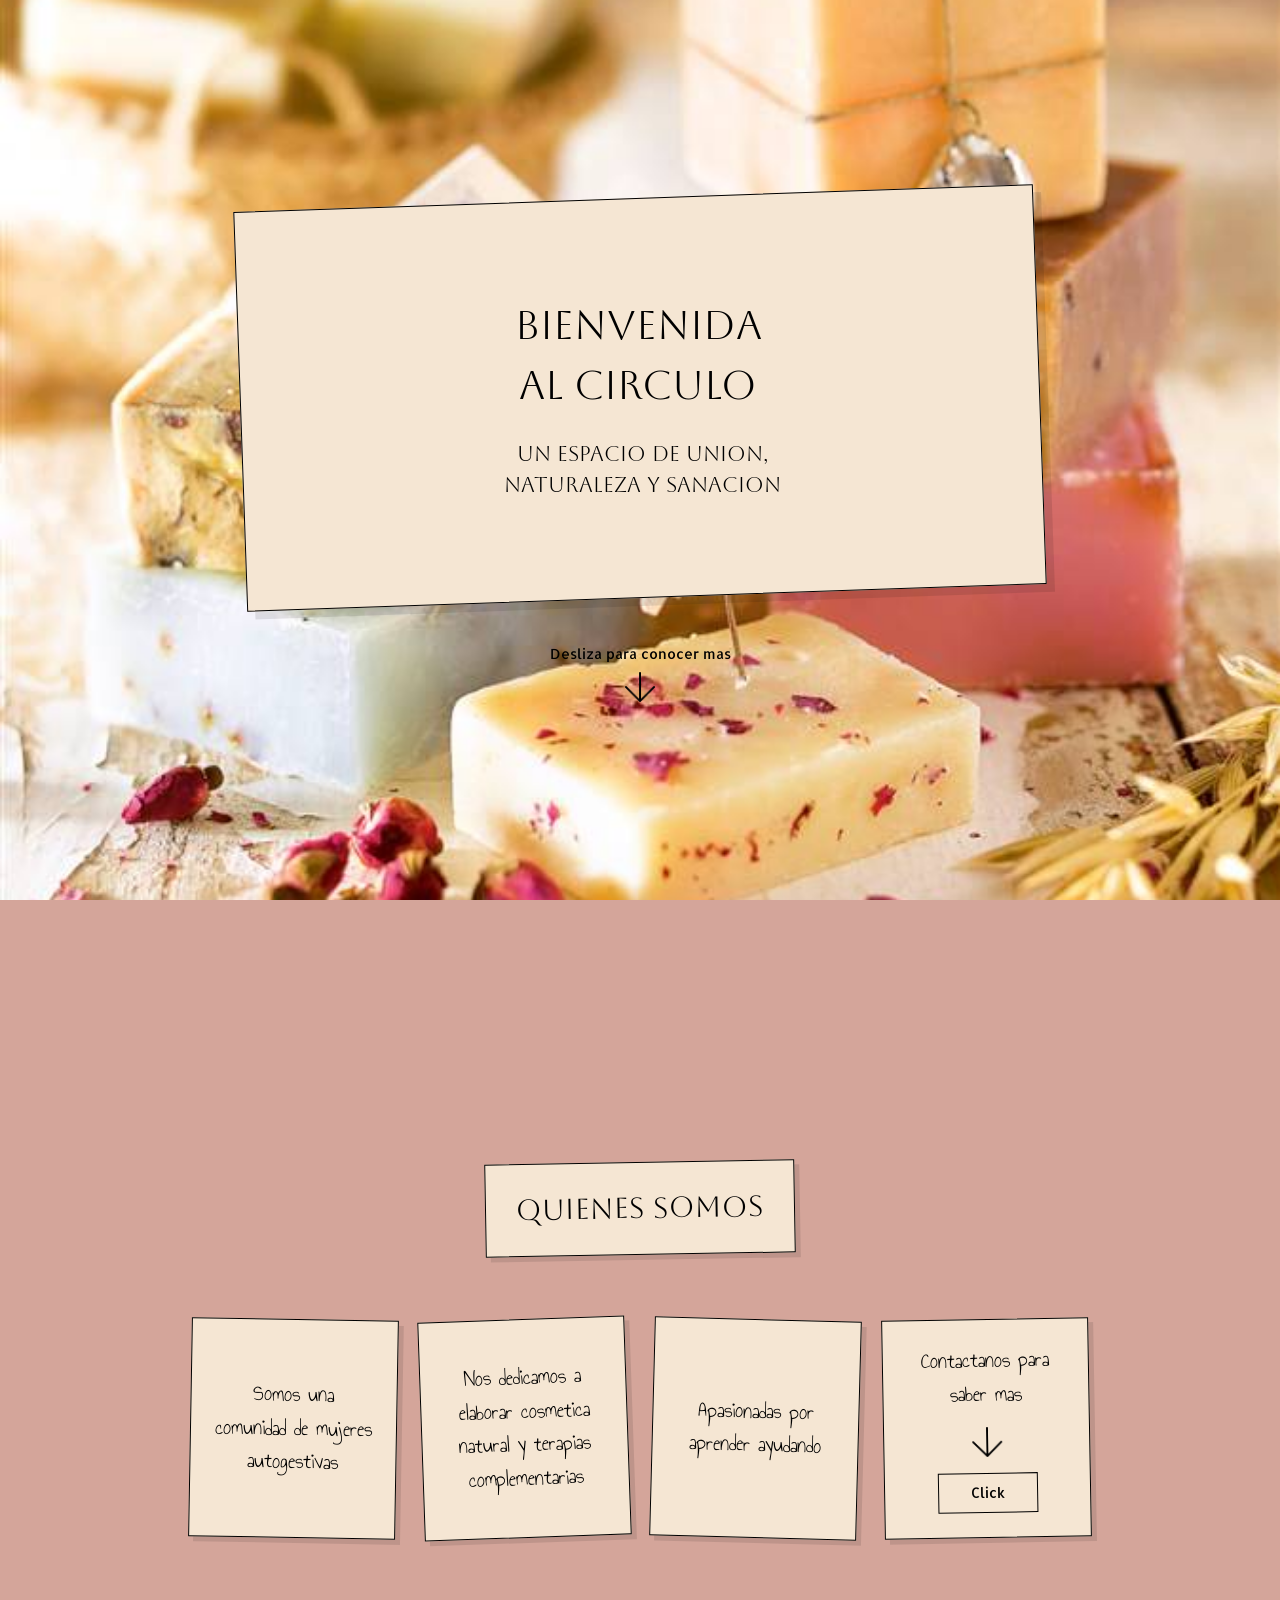
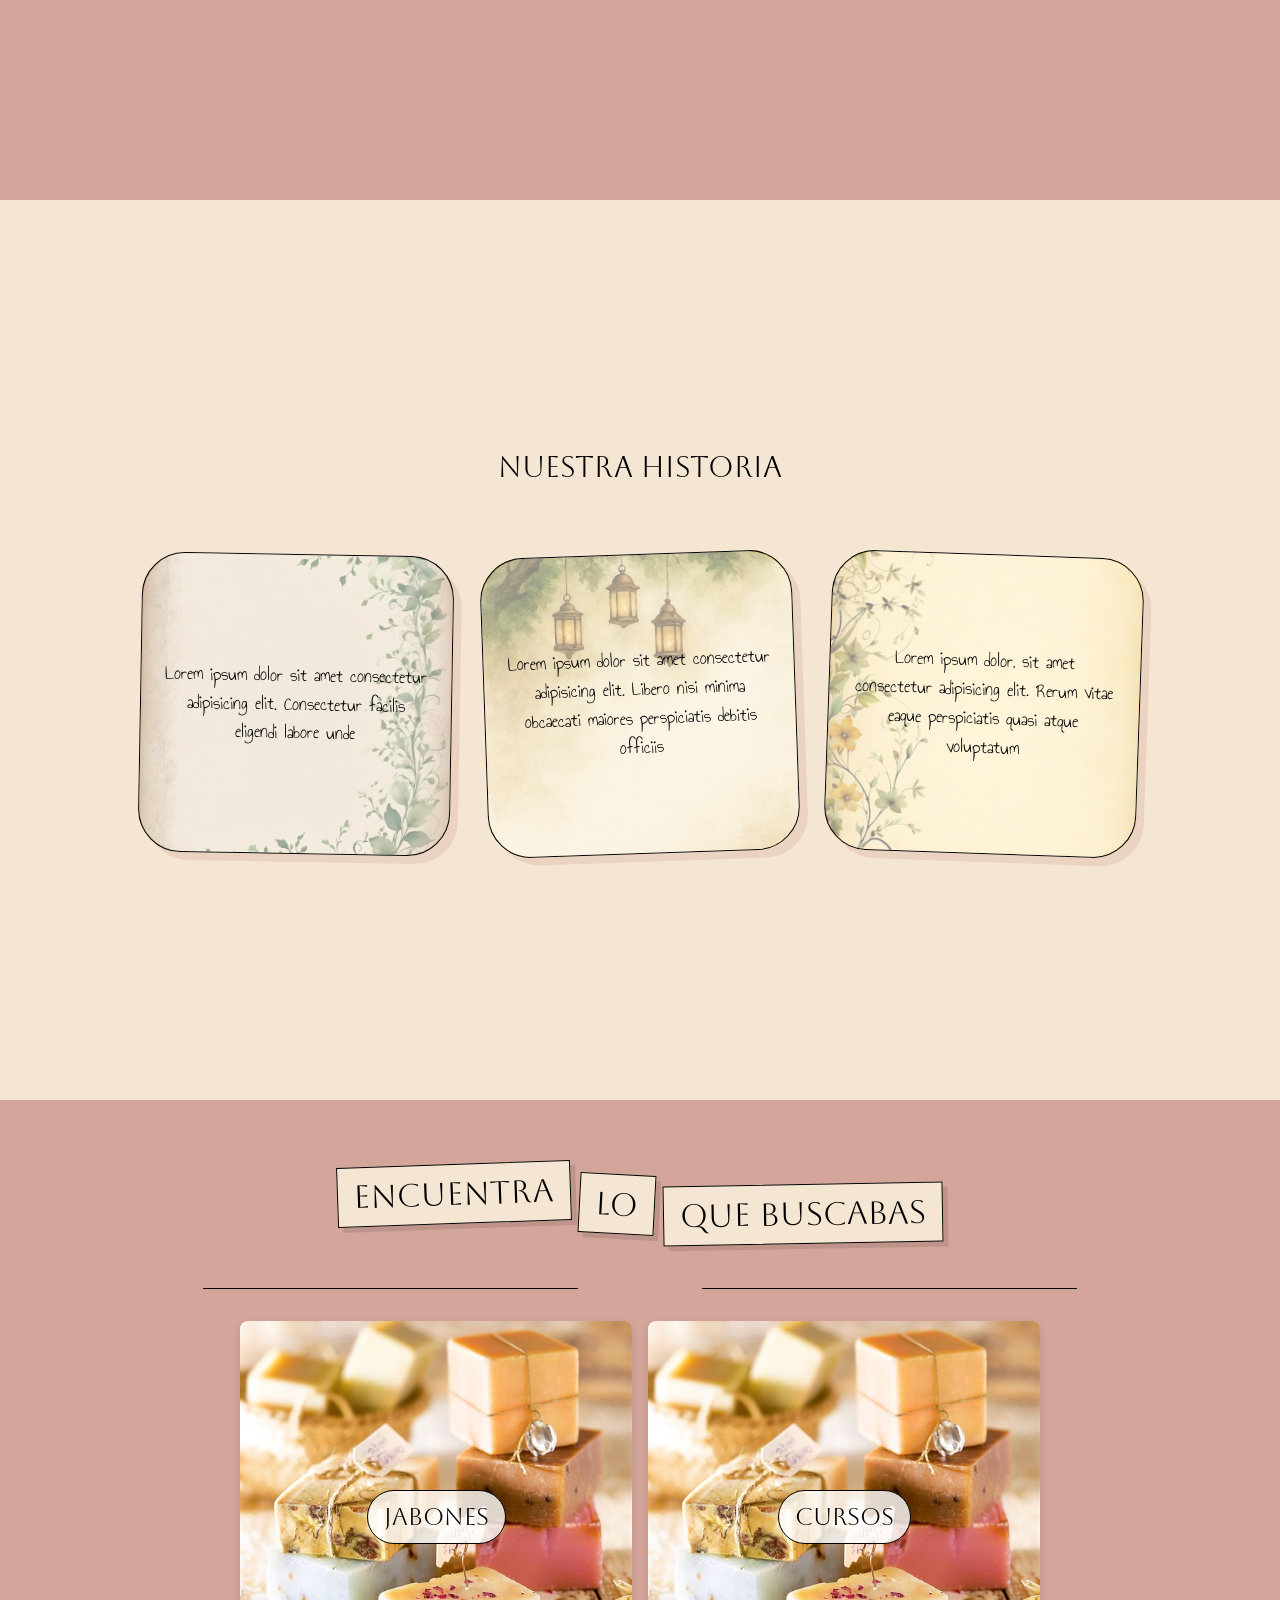
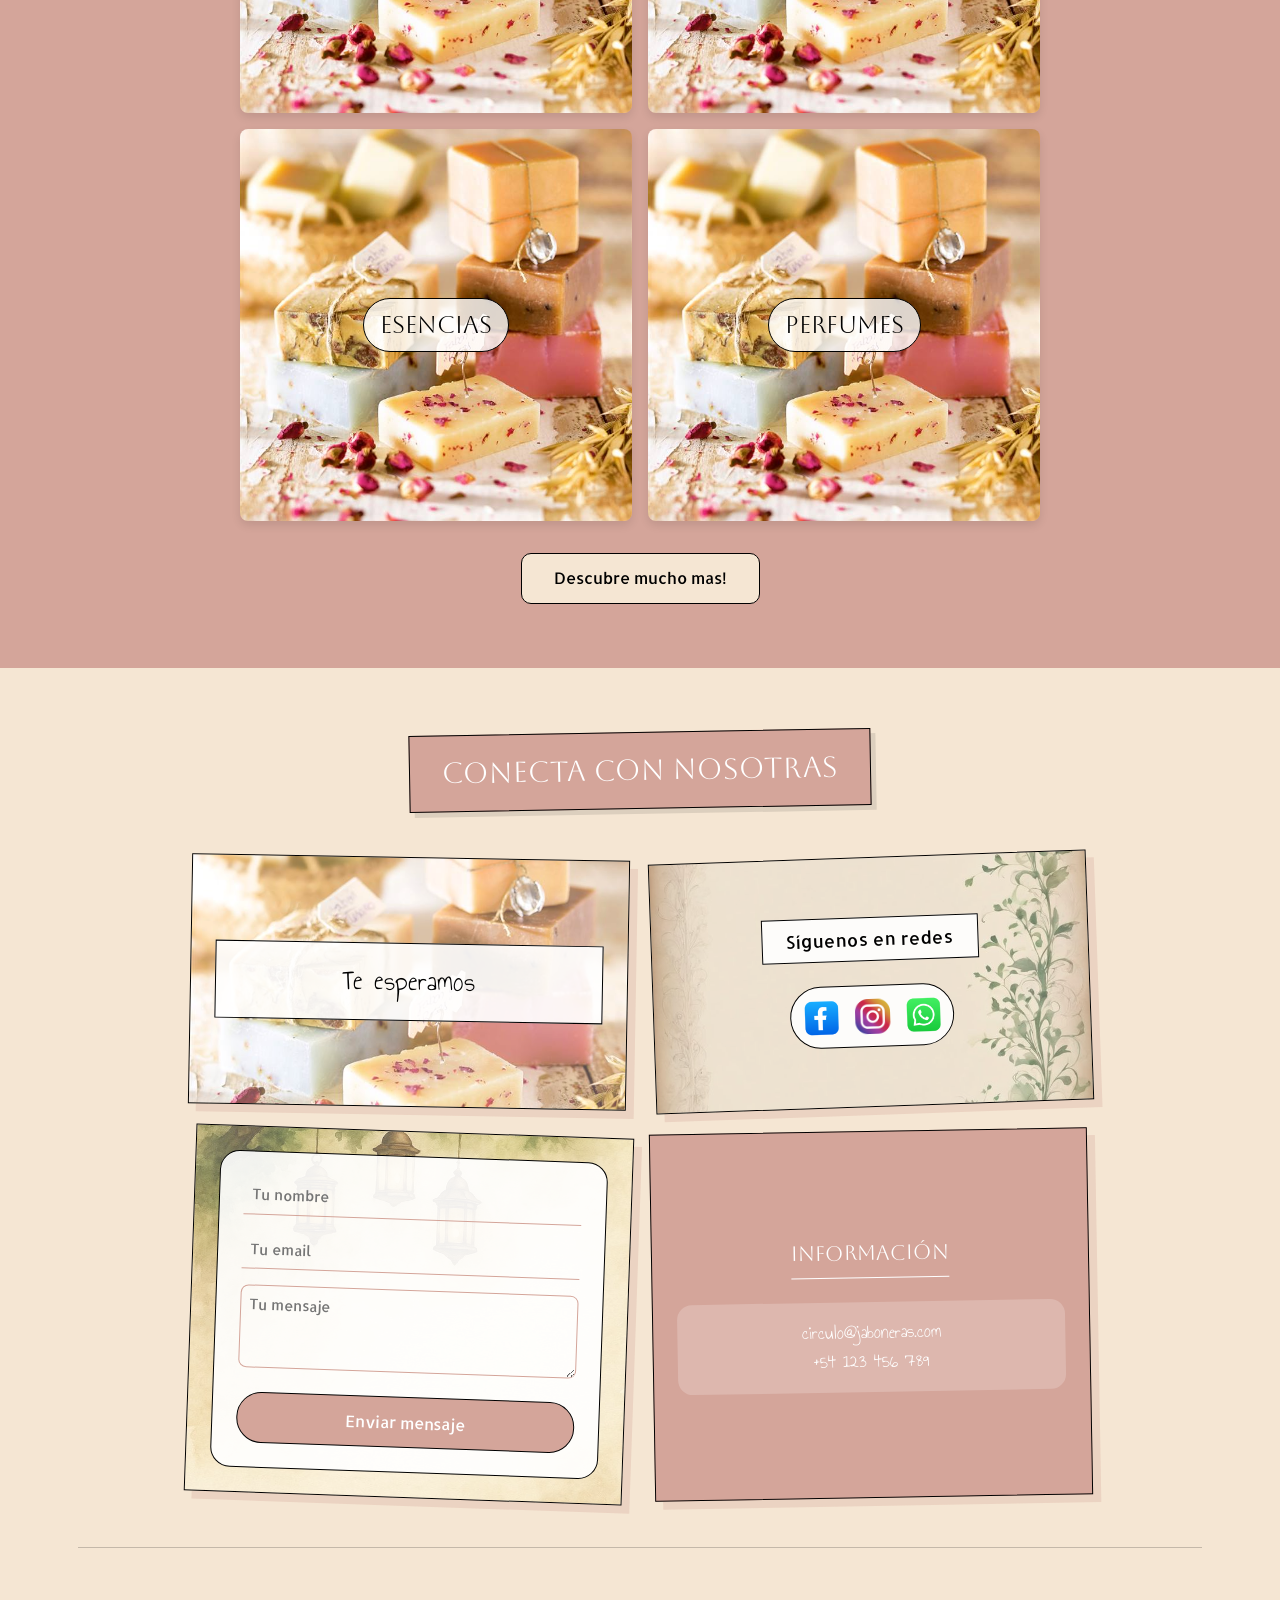
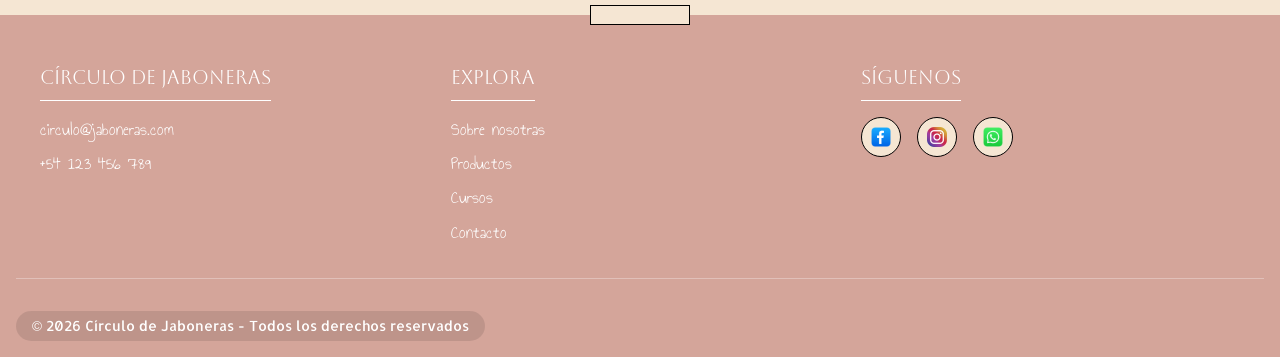
<file: index.html>
<!DOCTYPE html>
<html lang="en">
<head>
    <meta charset="UTF-8">
    <meta name="viewport" content="width=device-width, initial-scale=1.0">
    <title>Blog jaboneras</title>
    <link rel="preconnect" href="https://fonts.googleapis.com">
    <link rel="preconnect" href="https://fonts.gstatic.com" crossorigin>
    <link href="https://fonts.googleapis.com/css2?family=Aboreto&display=swap" rel="stylesheet">
    <link href="https://fonts.googleapis.com/css2?family=Allerta&display=swap" rel="stylesheet">
    <link href="https://fonts.googleapis.com/css2?family=Annie+Use+Your+Telescope&display=swap" rel="stylesheet">
    <link rel="stylesheet" href="./reset.css">
    <link rel="stylesheet" href="./styles.css">
    <style>
        /* Pequeñas correcciones para asegurar el funcionamiento visual */
        .about-box button, .products button, .contact-card-3 button, .shop-btn {
            cursor: pointer;
        }
        .footer-links ul li a {
            cursor: pointer;
        }
        /* Estilos para el modal de alerta personalizado */
        .toast-notification {
            position: fixed;
            bottom: 20px;
            left: 50%;
            transform: translateX(-50%);
            background-color: var(--color-terracota);
            color: white;
            padding: 12px 24px;
            border-radius: 40px;
            font-family: var(--font-body);
            font-size: 0.9rem;
            z-index: 1000;
            box-shadow: 0 4px 15px rgba(0,0,0,0.2);
            border: 1px solid var(--color-cream);
            animation: fadeInUp 0.3s ease forwards;
        }
        @keyframes fadeInUp {
            from {
                opacity: 0;
                transform: translateX(-50%) translateY(20px);
            }
            to {
                opacity: 1;
                transform: translateX(-50%) translateY(0);
            }
        }
    </style>
</head>
<body>
    <!-- Hero section -->
    <section class="hero" id="hero">
        <div class="hero-container">
            <h1>Bienvenida al circulo</h1>
            <h2>Un espacio de union, naturaleza y sanacion</h2>
        </div>
        <div class="hero-arrow-container">
            <p>Desliza para conocer mas</p>
            <img src="./resources/down-arrow_3710768.png" alt="Flecha hacia abajo indicando scroll">
        </div>
    </section>

    <!-- About section -->
    <section class="about" id="about">
        <div class="about-title-container">
            <h2>Quienes somos</h2>
        </div>
        <div class="about-grid">
            <div class="about-box box-1">
                <h3>Somos una comunidad de mujeres autogestivas</h3>
            </div>
            <div class="about-box box-2">
                <h3>Nos dedicamos a elaborar cosmetica natural y terapias complementarias</h3>
            </div>
            <div class="about-box box-3">
                <h3>Apasionadas por aprender ayudando</h3>
            </div>
            <div class="about-box box-4">
                <h3>Contactanos para saber mas</h3>
                <img src="./resources/down-arrow_3710768.png" alt="flecha">
                <button id="contactBtnAbout">Click</button>
            </div>
        </div>
    </section>

    <!-- History section -->
    <section class="history" id="history">
        <div class="history-title-container">
            <h2>nuestra historia</h2>
        </div>
        <div class="history-grid">
            <div class="history-card card-1">
                <h3>Lorem ipsum dolor sit amet consectetur adipisicing elit. Consectetur facilis eligendi labore unde</h3>
            </div>
            <div class="history-card card-2">
                <h3>Lorem ipsum dolor sit amet consectetur adipisicing elit. Libero nisi minima obcaecati maiores perspiciatis debitis officiis</h3>
            </div>
            <div class="history-card card-3">
                <h3>Lorem ipsum dolor, sit amet consectetur adipisicing elit. Rerum vitae eaque perspiciatis quasi atque voluptatum</h3>
            </div>
        </div>
    </section>

    <!-- Products section -->
    <section class="products" id="products">
        <div class="products-title-container">
            <div class="chart-1">
                <h2>Encuentra</h2>
            </div>
            <div class="chart-2">
                <h2>lo</h2>
            </div>
            <div class="chart-3">
                <h2>que buscabas</h2>
            </div>
        </div>

        <div class="line">
            <div class="line-1"></div>
            <div class="line-1"></div>
        </div>

        <div class="products-container">
            <div class="products-card products-card-1">
                <p>Jabones</p>
            </div>
            <div class="products-card products-card-2">
                <p>Cursos</p>
            </div>
            <div class="products-card products-card-3">
                <p>Esencias</p>
            </div>
            <div class="products-card products-card-4">
                <p>Perfumes</p>
            </div>
        </div>

        <button id="discoverBtn">Descubre mucho mas!</button>
    </section>

    <!-- Contact section -->
    <section class="contact" id="contact">
        <div class="contact-title-container">
            <h2>Conecta con nosotras</h2>
        </div>
    
        <div class="contact-grid">
            <div class="contact-card contact-card-1">
                <h3>Te esperamos</h3>
            </div>
        
            <div class="contact-card contact-card-2">
                <p>Síguenos en redes</p>
                <div class="social-icons">
                    <img src="./resources/facebook-icon" alt="Facebook" id="facebookIcon">
                    <img src="./resources/instagram-icon.webp" alt="Instagram" id="instagramIcon">
                    <img src="./resources/whatsapp-icon.webp" alt="WhatsApp" id="whatsappIcon">
                </div>
            </div>
        
            <div class="contact-card contact-card-3">
                <form id="contactForm">
                    <input type="text" id="contactName" placeholder="Tu nombre" required>
                    <input type="email" id="contactEmail" placeholder="Tu email" required>
                    <textarea id="contactMessage" rows="3" placeholder="Tu mensaje"></textarea>
                    <button type="submit">Enviar mensaje</button>
                </form>
            </div>
        
            <div class="contact-card contact-card-4">
                <h4>Información</h4>
                <div class="contact-info">
                    <p>circulo@jaboneras.com</p>
                    <p>+54 123 456 789</p>
                </div>
            </div>
        </div>
    
        <div class="contact-line"></div>
    </section>

    <!-- Footer section -->
    <footer class="footer">
        <div class="footer-container">
            <div class="footer-info">
                <h4>Círculo de Jaboneras</h4>
                <p>circulo@jaboneras.com</p>
                <p>+54 123 456 789</p>
            </div>
        
            <div class="footer-links">
                <h4>Explora</h4>
                <ul>
                    <li><a href="#about" class="footer-nav-link">Sobre nosotras</a></li>
                    <li><a href="#products" class="footer-nav-link">Productos</a></li>
                    <li><a href="./tienda.html" id="footerShopLink">Cursos</a></li>
                    <li><a href="#contact" class="footer-nav-link">Contacto</a></li>
                </ul>
            </div>
        
            <div class="footer-social">
                <h4>Síguenos</h4>
                <div class="footer-social-icons">
                    <a href="#" id="footerFacebook"><img src="./resources/facebook-icon" alt="Facebook"></a>
                    <a href="#" id="footerInstagram"><img src="./resources/instagram-icon.webp" alt="Instagram"></a>
                    <a href="#" id="footerWhatsapp"><img src="./resources/whatsapp-icon.webp" alt="WhatsApp"></a>
                </div>
            </div>
        </div>
    
        <div class="footer-divider"></div>
    
        <div class="footer-bottom">
            <p>© 2026 Círculo de Jaboneras - Todos los derechos reservados</p>
        </div>
    </footer>

    <script>
        function showMessage(text, isError = false) {
            // Eliminar toast existente si lo hay
            const existingToast = document.querySelector('.toast-notification');
            if(existingToast) existingToast.remove();
            
            const toast = document.createElement('div');
            toast.className = 'toast-notification';
            toast.textContent = text;
            if(isError) {
                toast.style.backgroundColor = '#b85c4a';
            }
            document.body.appendChild(toast);
            setTimeout(() => {
                toast.style.opacity = '0';
                setTimeout(() => toast.remove(), 300);
            }, 3000);
        }

        function scrollToSection(sectionId) {
            const section = document.querySelector(sectionId);
            if(section) {
                section.scrollIntoView({ behavior: 'smooth', block: 'start' });
            } else {
                console.warn(`Sección ${sectionId} no encontrada`);
            }
        }

        // Validación simple de email
        function isValidEmail(email) {
            const re = /^[^\s@]+@([^\s@.,]+\.)+[^\s@.,]{2,}$/;
            return re.test(email);
        }

        // Manejo del formulario de contacto
        function handleContactSubmit(event) {
            event.preventDefault();
            const nameInput = document.getElementById('contactName');
            const emailInput = document.getElementById('contactEmail');
            const messageInput = document.getElementById('contactMessage');
            
            const name = nameInput.value.trim();
            const email = emailInput.value.trim();
            const message = messageInput.value.trim();
            
            if(!name) {
                showMessage('Por favor, ingresa tu nombre', true);
                nameInput.focus();
                return;
            }
            if(!email) {
                showMessage('Por favor, ingresa tu email', true);
                emailInput.focus();
                return;
            }
            if(!isValidEmail(email)) {
                showMessage('Por favor, ingresa un email válido (ej: nombre@dominio.com)', true);
                emailInput.focus();
                return;
            }
            if(!message) {
                showMessage('Escribe tu mensaje antes de enviar', true);
                messageInput.focus();
                return;
            }
            
            // Simular envío exitoso 
            showMessage(`✨ ¡Gracias ${name}! Tu mensaje ha sido enviado. Pronto nos pondremos en contacto contigo.`);
            // Limpiar formulario
            nameInput.value = '';
            emailInput.value = '';
            messageInput.value = '';
        }

        // Función para redirigir a tienda.html 
        function goToShop() {
            window.location.href = './tienda.html';
        }

        // Función para simular clic en productos 
        function handleProductCard(productName) {
            showMessage(`✨ ¡Próximamente! Podrás descubrir todos nuestros ${productName}. Por ahora, visita nuestra tienda.`);
        }

        // Función para redes sociales 
        function handleSocialNetwork(network) {
            showMessage(`📱 Serás redirigida a nuestro perfil de ${network} (próximamente activo). ¡Síguenos para más contenido!`);
        }

        document.addEventListener('DOMContentLoaded', function() {
            
            // 1. BOTÓN "CLICK" EN ABOUT 
            const contactAboutBtn = document.getElementById('contactBtnAbout');
            if(contactAboutBtn) {
                contactAboutBtn.addEventListener('click', function(e) {
                    e.preventDefault();
                    scrollToSection('#contact');
                });
            }

            // 2. BOTÓN "DESCUBRE MUCHO MAS" 
            const discoverBtn = document.getElementById('discoverBtn');
            if(discoverBtn) {
                discoverBtn.addEventListener('click', function(e) {
                    e.preventDefault();
                    goToShop();
                });
            }

            // 3. TARJETAS DE PRODUCTOS 
            const productCards = document.querySelectorAll('.products-card');
            const productNames = ['Jabones', 'Cursos', 'Esencias', 'Perfumes'];
            productCards.forEach((card, index) => {
                const pTag = card.querySelector('p');
                const productName = pTag ? pTag.innerText : productNames[index] || 'productos';
                card.addEventListener('click', function(e) {
                    e.stopPropagation();
                    handleProductCard(productName);
                });
                card.style.cursor = 'pointer';
            });

            // 4. FORMULARIO DE CONTACTO
            const contactForm = document.getElementById('contactForm');
            if(contactForm) {
                contactForm.addEventListener('submit', handleContactSubmit);
            }

            // 5. ICONOS DE REDES SOCIALES 
            const fbIcon = document.getElementById('facebookIcon');
            const igIcon = document.getElementById('instagramIcon');
            const waIcon = document.getElementById('whatsappIcon');
            if(fbIcon) fbIcon.addEventListener('click', () => handleSocialNetwork('Facebook'));
            if(igIcon) igIcon.addEventListener('click', () => handleSocialNetwork('Instagram'));
            if(waIcon) waIcon.addEventListener('click', () => handleSocialNetwork('WhatsApp'));
            
            // 6. ICONOS DE REDES EN FOOTER
            const footerFb = document.getElementById('footerFacebook');
            const footerIg = document.getElementById('footerInstagram');
            const footerWa = document.getElementById('footerWhatsapp');
            if(footerFb) footerFb.addEventListener('click', (e) => { e.preventDefault(); handleSocialNetwork('Facebook'); });
            if(footerIg) footerIg.addEventListener('click', (e) => { e.preventDefault(); handleSocialNetwork('Instagram'); });
            if(footerWa) footerWa.addEventListener('click', (e) => { e.preventDefault(); handleSocialNetwork('WhatsApp'); });
            
            // 7. ENLACES DE NAVEGACIÓN DEL FOOTER 
            const footerNavLinks = document.querySelectorAll('.footer-nav-link');
            footerNavLinks.forEach(link => {
                link.addEventListener('click', function(e) {
                    e.preventDefault();
                    const targetId = this.getAttribute('href'); 
                    if(targetId && targetId.startsWith('#')) {
                        scrollToSection(targetId);
                    }
                });
            });
            
            // 8. BOTÓN DEL FOOTER 
            const footerShopLink = document.getElementById('footerShopLink');
            if(footerShopLink) {
                footerShopLink.addEventListener('click', function(e) {
                    e.preventDefault();
                    goToShop();
                });
            }

            // 9. FLECHA DEL HERO 
            const heroArrowContainer = document.querySelector('.hero-arrow-container');
            if(heroArrowContainer) {
                heroArrowContainer.addEventListener('click', function() {
                    scrollToSection('#about');
                });
                heroArrowContainer.style.cursor = 'pointer';
            }
            
            console.log('Página completamente funcional: botones, formulario y navegación activos.');
            
        });
    </script>
</body>
</html>
</file>
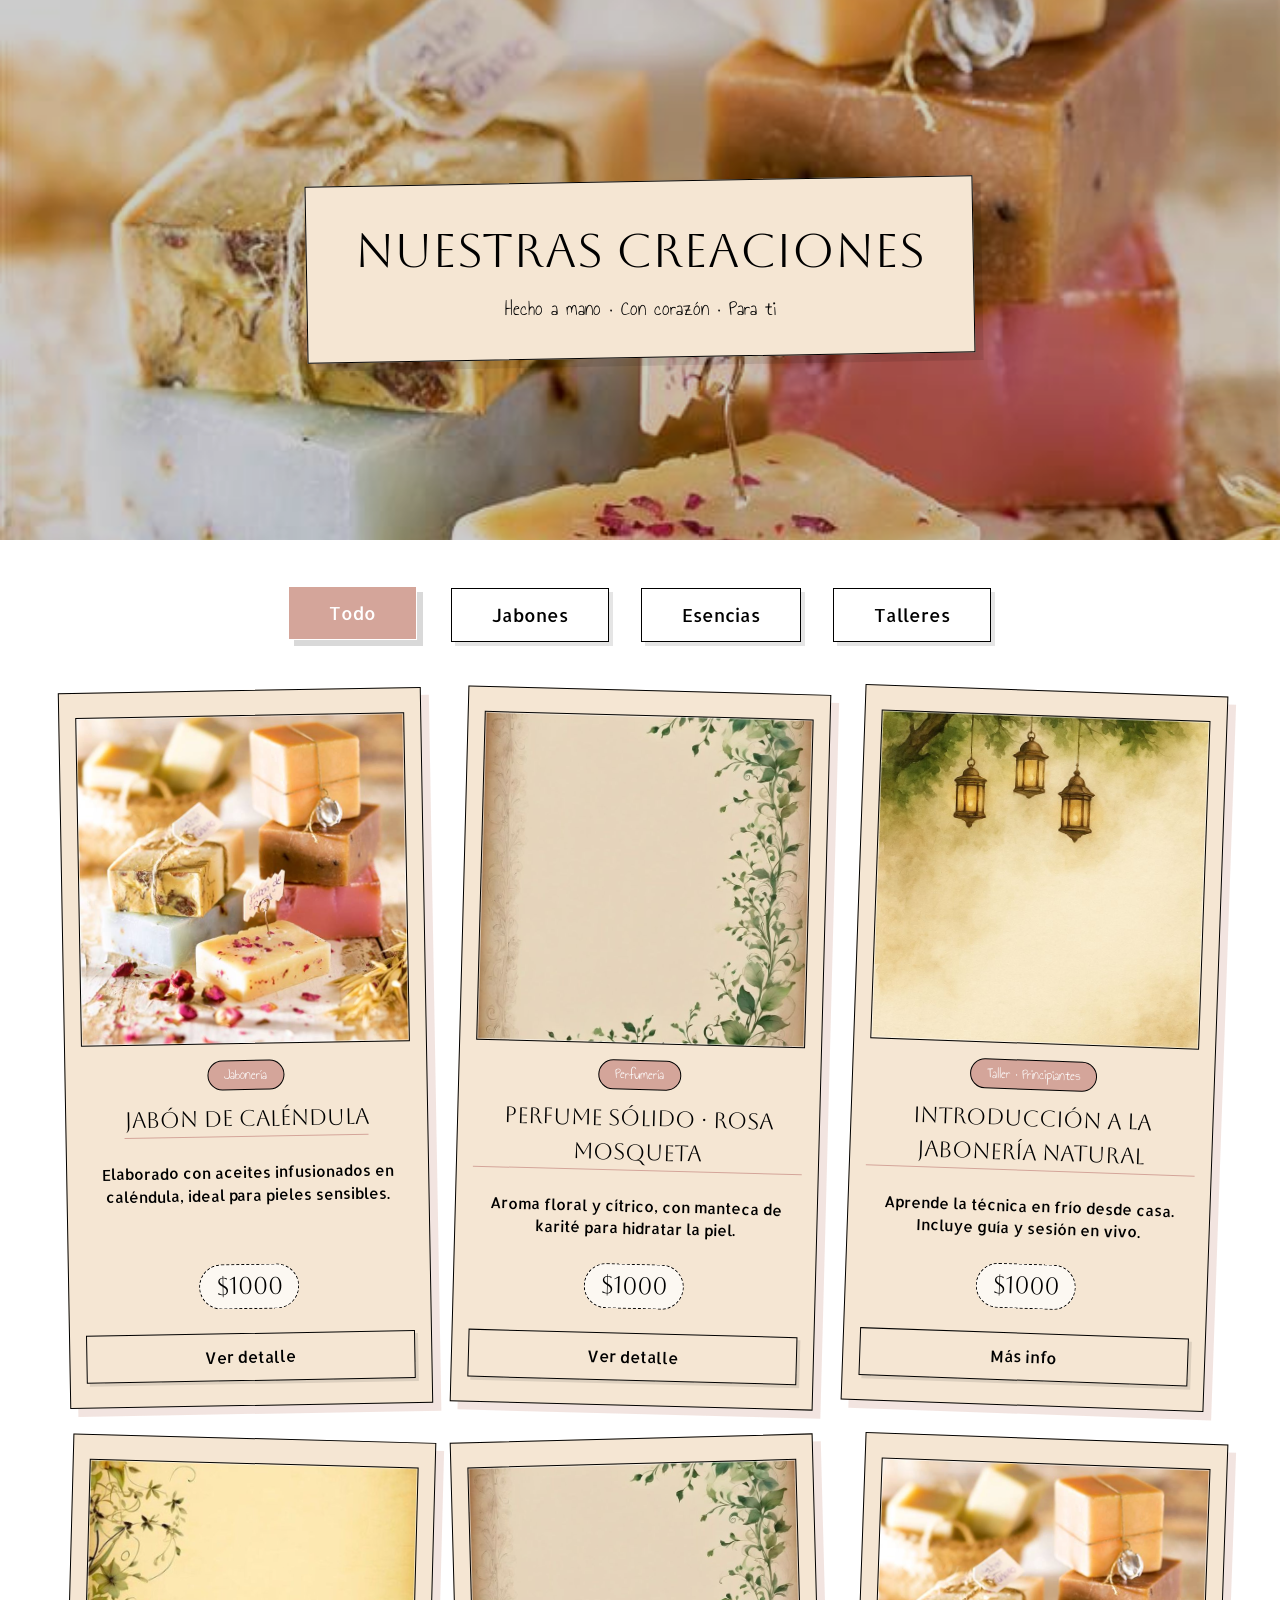
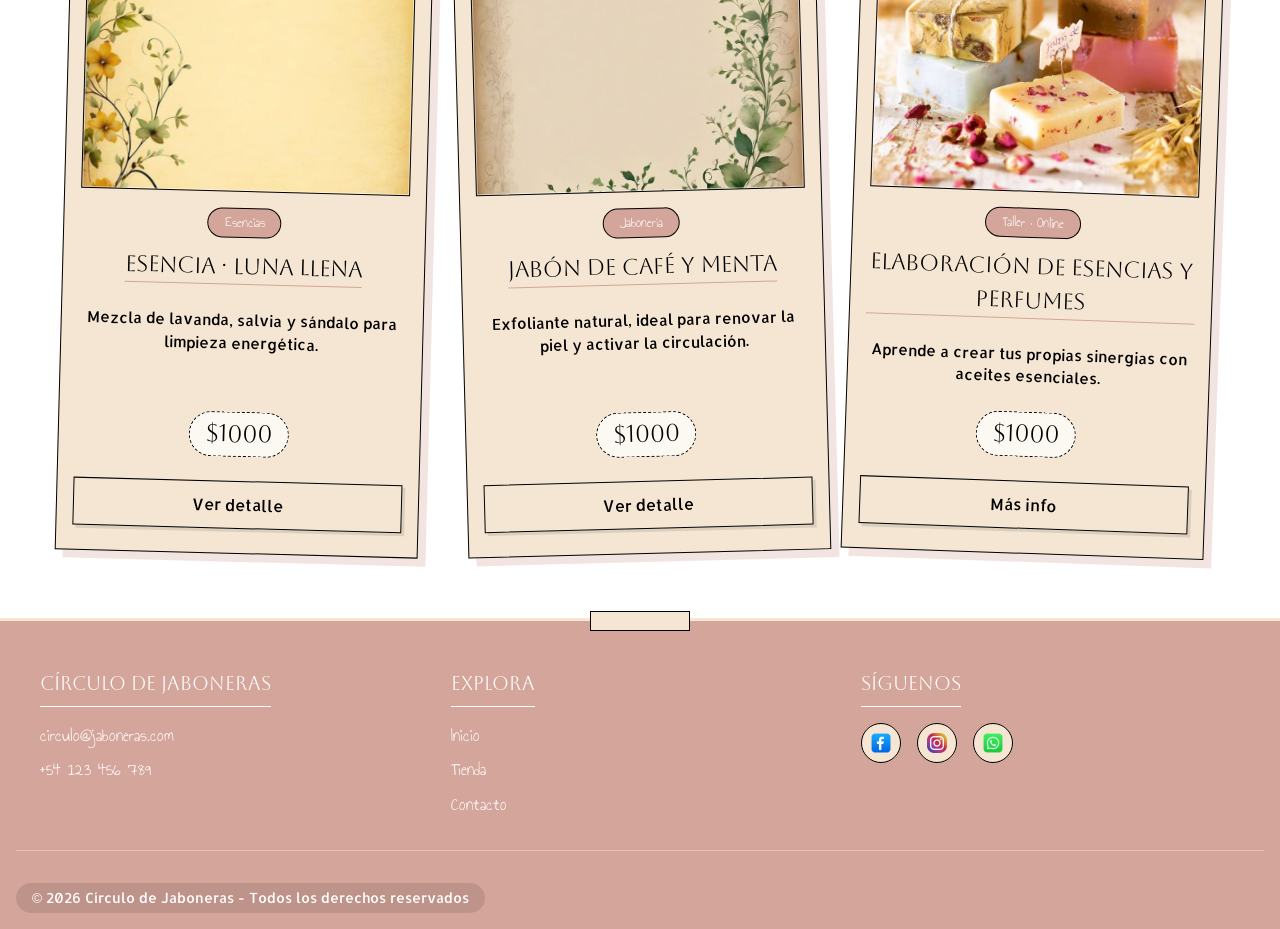
<file: tienda.html>
<!DOCTYPE html>
<html lang="en">
<head>
    <meta charset="UTF-8">
    <meta name="viewport" content="width=device-width, initial-scale=1.0">
    <title>Tienda · Círculo de Jaboneras</title>
    <link rel="preconnect" href="https://fonts.googleapis.com">
    <link rel="preconnect" href="https://fonts.gstatic.com" crossorigin>
    <link href="https://fonts.googleapis.com/css2?family=Aboreto&display=swap" rel="stylesheet">
    <link href="https://fonts.googleapis.com/css2?family=Allerta&display=swap" rel="stylesheet">
    <link href="https://fonts.googleapis.com/css2?family=Annie+Use+Your+Telescope&display=swap" rel="stylesheet">
    <link rel="stylesheet" href="./reset.css">
    <link rel="stylesheet" href="./styles.css">
    <style>
        /* ========== ESTILOS EXCLUSIVOS PARA LA TIENDA ========== */
        .shop-hero {
            min-height: 60vh;
            background-image: url('./resources/como-hacer-jabon-natural_c5d7893d_674x818.jpg');
            background-position: center;
            background-size: cover;
            display: flex;
            align-items: center;
            justify-content: center;
            text-align: center;
            position: relative;
            isolation: isolate;
        }

        .shop-hero::before {
            content: '';
            position: absolute;
            inset: 0;
            background-color: rgba(0, 0, 0, 0.2);
            z-index: -1;
        }

        .shop-hero-container {
            background-color: var(--color-cream);
            padding: 2rem 3rem;
            transform: rotate(-1deg);
            border: 1px solid var(--color-black);
            box-shadow: var(--box-shadow-offset) var(--box-shadow-offset) 0 rgba(0,0,0,0.1);
        }

        .shop-hero-container h1 {
            transform: rotate(1deg);
            font-size: clamp(2rem, 5vw, 3rem);
        }

        .shop-hero-container p {
            font-family: var(--font-hand);
            font-size: 1.3rem;
            transform: rotate(1deg);
            margin-top: 0.5rem;
        }

        /* Filtros */
        .shop-filters {
            display: flex;
            justify-content: center;
            gap: 2rem;
            margin: 3rem 0;
            flex-wrap: wrap;
        }

        .filter-btn {
            font-family: var(--font-body);
            background-color: transparent;
            border: 1px solid var(--color-black);
            padding: 0.8rem 2.5rem;
            font-size: 1.1rem;
            box-shadow: 4px 4px 0 rgba(0,0,0,0.1);
            transition: var(--transition);
            cursor: pointer;
        }

        .filter-btn:hover,
        .filter-btn.active {
            background-color: var(--color-terracota);
            color: var(--color-white);
            border-color: var(--color-white);
            transform: translate(-2px, -2px);
            box-shadow: 6px 6px 0 rgba(0,0,0,0.15);
        }

        /* Grid de la tienda */
        .shop-grid {
            display: grid;
            grid-template-columns: repeat(auto-fill, minmax(280px, 1fr));
            gap: 2rem;
            max-width: 1200px;
            width: 90%;
            margin: 0 auto 4rem;
        }

        .shop-card {
            background-color: var(--color-cream);
            border: 1px solid var(--color-black);
            padding: 1.5rem 1rem 1.5rem 1rem;
            display: flex;
            flex-direction: column;
            align-items: center;
            text-align: center;
            box-shadow: 8px 8px 0 rgba(212, 165, 154, 0.3);
            transition: var(--transition);
            transform: rotate(var(--rotate, 0deg));
        }

        .shop-card:hover {
            transform: translate(-5px, -5px) rotate(var(--rotate, 0deg));
            box-shadow: 12px 12px 0 rgba(212, 165, 154, 0.5);
        }

        .shop-card:nth-child(odd) { --rotate: -1deg; }
        .shop-card:nth-child(even) { --rotate: 1.5deg; }
        .shop-card:nth-child(3n) { --rotate: 2deg; }
        .shop-card:nth-child(5n) { --rotate: -1.5deg; }

        .shop-card-image {
            width: 100%;
            aspect-ratio: 1 / 1;
            background-image: url('./resources/como-hacer-jabon-natural_c5d7893d_674x818.jpg');
            background-position: center;
            background-size: cover;
            border: 1px solid var(--color-black);
            margin-bottom: 1rem;
            box-shadow: inset 0 0 0 1px rgba(255,255,255,0.5);
        }

        .shop-card-1 .shop-card-image { background-image: url('./resources/como-hacer-jabon-natural_c5d7893d_674x818.jpg'); }
        .shop-card-2 .shop-card-image { background-image: url('./resources/descarga\ \(1\).jfif'); }
        .shop-card-3 .shop-card-image { background-image: url('./resources/descarga.jfif'); }
        .shop-card-4 .shop-card-image { background-image: url('./resources/descarga\ \(2\).jfif'); }
        .shop-card-5 .shop-card-image { background-image: url('./resources/descarga\ \(1\).jfif'); }
        .shop-card-6 .shop-card-image { background-image: url('./resources/como-hacer-jabon-natural_c5d7893d_674x818.jpg'); }

        .shop-card h3 {
            font-family: var(--font-title);
            font-size: 1.4rem;
            margin-bottom: 0.5rem;
            border-bottom: 1px solid var(--color-terracota);
            display: inline-block;
        }

        .shop-card .badge {
            font-family: var(--font-hand);
            background-color: var(--color-terracota);
            color: var(--color-white);
            padding: 0.2rem 1rem;
            border-radius: 30px;
            font-size: 0.9rem;
            margin-bottom: 0.8rem;
            border: 1px solid var(--color-black);
        }

        .shop-card p {
            font-family: var(--font-body);
            font-size: 0.95rem;
            margin: 1rem 0;
            flex-grow: 1;
        }

        .shop-card .price {
            font-family: var(--font-title);
            font-size: 1.5rem;
            margin: 0.5rem 0;
            background-color: rgba(255,255,255,0.7);
            padding: 0.2rem 1rem;
            border-radius: 30px;
            border: 1px dashed var(--color-black);
        }

        .shop-btn {
            background-color: transparent;
            border: 1px solid var(--color-black);
            padding: 0.7rem 2rem;
            font-family: var(--font-body);
            margin-top: 1rem;
            transition: var(--transition);
            width: 100%;
            box-shadow: 3px 3px 0 rgba(0,0,0,0.1);
            cursor: pointer;
        }

        .shop-btn:hover {
            background-color: var(--color-terracota);
            border-color: var(--color-white);
            color: var(--color-white);
            transform: scale(0.98);
        }

        .shop-info {
            background-color: var(--color-terracota);
            padding: 3rem 2rem;
            margin: 2rem 0 0;
            display: flex;
            flex-wrap: wrap;
            justify-content: center;
            gap: 3rem;
            border-top: 3px solid var(--color-cream);
            border-bottom: 3px solid var(--color-cream);
        }

        .info-item {
            background-color: var(--color-cream);
            padding: 1.5rem 2rem;
            transform: rotate(-1deg);
            border: 1px solid var(--color-black);
            box-shadow: 5px 5px 0 rgba(0,0,0,0.1);
            text-align: center;
            max-width: 250px;
        }

        .info-item h4 {
            font-family: var(--font-hand);
            font-size: 1.8rem;
            margin-bottom: 0.5rem;
        }

        .info-item p {
            font-family: var(--font-body);
            font-size: 1rem;
        }
        
        .toast-notification {
            position: fixed;
            bottom: 20px;
            left: 50%;
            transform: translateX(-50%);
            background-color: var(--color-terracota);
            color: white;
            padding: 12px 24px;
            border-radius: 40px;
            font-family: var(--font-body);
            font-size: 0.9rem;
            z-index: 1000;
            box-shadow: 0 4px 15px rgba(0,0,0,0.2);
            border: 1px solid var(--color-cream);
            animation: fadeInUp 0.3s ease forwards;
        }
        @keyframes fadeInUp {
            from {
                opacity: 0;
                transform: translateX(-50%) translateY(20px);
            }
            to {
                opacity: 1;
                transform: translateX(-50%) translateY(0);
            }
        }

        @media (max-width: 768px) {
            .shop-info {
                flex-direction: column;
                align-items: center;
            }
        }
    </style>
</head>
<body>

    <!-- HERO de la tienda -->
    <section class="shop-hero">
        <div class="shop-hero-container">
            <h1>Nuestras creaciones</h1>
            <p>Hecho a mano · Con corazón · Para ti</p>
        </div>
    </section>

    <!-- FILTROS rápidos (funcionales) -->
    <div class="shop-filters" id="filterContainer">
        <button class="filter-btn active" data-filter="all">Todo</button>
        <button class="filter-btn" data-filter="jabones">Jabones</button>
        <button class="filter-btn" data-filter="esencias">Esencias</button>
        <button class="filter-btn" data-filter="talleres">Talleres</button>
    </div>

    <!-- GRID DE PRODUCTOS Y TALLERES -->
    <section class="shop-grid" id="shopGrid">
        <!-- Producto 1: Jabón artesanal -->
        <div class="shop-card shop-card-1" data-category="jabones">
            <div class="shop-card-image"></div>
            <span class="badge">Jabonería</span>
            <h3>Jabón de caléndula</h3>
            <p>Elaborado con aceites infusionados en caléndula, ideal para pieles sensibles.</p>
            <div class="price">$1000</div>
            <button class="shop-btn" data-product="Jabón de caléndula">Ver detalle</button>
        </div>

        <!-- Producto 2: Perfume sólido -->
        <div class="shop-card shop-card-2" data-category="esencias">
            <div class="shop-card-image"></div>
            <span class="badge">Perfumería</span>
            <h3>Perfume sólido · Rosa mosqueta</h3>
            <p>Aroma floral y cítrico, con manteca de karité para hidratar la piel.</p>
            <div class="price">$1000</div>
            <button class="shop-btn" data-product="Perfume sólido">Ver detalle</button>
        </div>

        <!-- Producto 3: Curso de iniciación (Taller) -->
        <div class="shop-card shop-card-3" data-category="talleres">
            <div class="shop-card-image"></div>
            <span class="badge">Taller · Principiantes</span>
            <h3>Introducción a la jabonería natural</h3>
            <p>Aprende la técnica en frío desde casa. Incluye guía y sesión en vivo.</p>
            <div class="price">$1000</div>
            <button class="shop-btn" data-product="Curso de iniciación">Más info</button>
        </div>

        <!-- Producto 4: Esencia energética -->
        <div class="shop-card shop-card-4" data-category="esencias">
            <div class="shop-card-image"></div>
            <span class="badge">Esencias</span>
            <h3>Esencia · Luna llena</h3>
            <p>Mezcla de lavanda, salvia y sándalo para limpieza energética.</p>
            <div class="price">$1000</div>
            <button class="shop-btn" data-product="Esencia Luna llena">Ver detalle</button>
        </div>

        <!-- Producto 5: Jabón exfoliante -->
        <div class="shop-card shop-card-5" data-category="jabones">
            <div class="shop-card-image"></div>
            <span class="badge">Jabonería</span>
            <h3>Jabón de café y menta</h3>
            <p>Exfoliante natural, ideal para renovar la piel y activar la circulación.</p>
            <div class="price">$1000</div>
            <button class="shop-btn" data-product="Jabón de café y menta">Ver detalle</button>
        </div>

        <!-- Producto 6: Curso de esencias  -->
        <div class="shop-card shop-card-6" data-category="talleres">
            <div class="shop-card-image"></div>
            <span class="badge">Taller · Online</span>
            <h3>Elaboración de esencias y perfumes</h3>
            <p>Aprende a crear tus propias sinergias con aceites esenciales.</p>
            <div class="price">$1000</div>
            <button class="shop-btn" data-product="Taller de esencias">Más info</button>
        </div>
    </section>

   
    <!-- FOOTER -->
    <footer class="footer">
        <div class="footer-container">
            <div class="footer-info">
                <h4>Círculo de Jaboneras</h4>
                <p>circulo@jaboneras.com</p>
                <p>+54 123 456 789</p>
            </div>
        
            <div class="footer-links">
                <h4>Explora</h4>
                <ul>
                    <li><a href="index.html" id="goHomeLink">Inicio</a></li>
                    <li><a href="tienda.html" id="currentShopLink">Tienda</a></li>
                    <li><a href="index.html#contact" id="contactIndexLink">Contacto</a></li>
                </ul>
            </div>
        
            <div class="footer-social">
                <h4>Síguenos</h4>
                <div class="footer-social-icons">
                    <a href="#" id="footerFacebookShop"><img src="./resources/facebook-icon" alt="Facebook"></a>
                    <a href="#" id="footerInstagramShop"><img src="./resources/instagram-icon.webp" alt="Instagram"></a>
                    <a href="#" id="footerWhatsappShop"><img src="./resources/whatsapp-icon.webp" alt="WhatsApp"></a>
                </div>
            </div>
        </div>
    
        <div class="footer-divider"></div>
    
        <div class="footer-bottom">
            <p>© 2026 Círculo de Jaboneras - Todos los derechos reservados</p>
        </div>
    </footer>

    <script>
        // Funcionalidades tienda: filtros, botones de producto y navegación
        function showMessageShop(text) {
            const existing = document.querySelector('.toast-notification');
            if(existing) existing.remove();
            const toast = document.createElement('div');
            toast.className = 'toast-notification';
            toast.textContent = text;
            document.body.appendChild(toast);
            setTimeout(() => {
                toast.style.opacity = '0';
                setTimeout(() => toast.remove(), 300);
            }, 3000);
        }

        // Filtros
        const filterBtns = document.querySelectorAll('.filter-btn');
        const productsGrid = document.getElementById('shopGrid');
        const allCards = Array.from(document.querySelectorAll('.shop-card'));

        function filterProducts(category) {
            allCards.forEach(card => {
                if(category === 'all' || card.getAttribute('data-category') === category) {
                    card.style.display = 'flex';
                } else {
                    card.style.display = 'none';
                }
            });
        }

        filterBtns.forEach(btn => {
            btn.addEventListener('click', () => {
                const filter = btn.getAttribute('data-filter');
                filterBtns.forEach(b => b.classList.remove('active'));
                btn.classList.add('active');
                filterProducts(filter);
            });
        });

        // Botones de cada producto
        const allShopBtns = document.querySelectorAll('.shop-btn');
        allShopBtns.forEach(btn => {
            btn.addEventListener('click', (e) => {
                e.stopPropagation();
                const productName = btn.getAttribute('data-product') || 'producto';
                showMessageShop(`✨ ${productName}: próximamente podrás ver el detalle completo. Mientras tanto, escríbenos para más información.`);
            });
        });

        // Enlaces del footer
        const goHome = document.getElementById('goHomeLink');
        if(goHome) goHome.addEventListener('click', (e) => { e.preventDefault(); window.location.href = 'index.html'; });
        
        const contactLink = document.getElementById('contactIndexLink');
        if(contactLink) contactLink.addEventListener('click', (e) => { e.preventDefault(); window.location.href = 'index.html#contact'; });
        
        // Redes sociales en footer tienda
        const fbShop = document.getElementById('footerFacebookShop');
        const igShop = document.getElementById('footerInstagramShop');
        const waShop = document.getElementById('footerWhatsappShop');
        const socialHandler = (network) => showMessageShop(`📱 Serás redirigida a nuestro perfil de ${network} (próximamente activo).`);
        if(fbShop) fbShop.addEventListener('click', (e) => { e.preventDefault(); socialHandler('Facebook'); });
        if(igShop) igShop.addEventListener('click', (e) => { e.preventDefault(); socialHandler('Instagram'); });
        if(waShop) waShop.addEventListener('click', (e) => { e.preventDefault(); socialHandler('WhatsApp'); });
        
        // Click en cards también podría mostrar mensaje 
        allCards.forEach(card => {
            card.addEventListener('click', (e) => {
                if(e.target.classList && e.target.classList.contains('shop-btn')) return;
                const title = card.querySelector('h3')?.innerText || 'producto';
                showMessageShop(`✨ Explora más sobre "${title}". Pronto habilitaremos la tienda completa.`);
            });
        });
    </script>
</body>
</html>
</file>
<file: styles.css>
/* ========== VARIABLES GLOBALES ========== */
:root {
    --color-cream: #F5E6D3;
    --color-terracota: #d4a59a;
    --color-white: #ffffff;
    --color-black: #000000;
    --font-title: "Aboreto", system-ui;
    --font-body: "Allerta", sans-serif;
    --font-hand: "Annie Use Your Telescope", cursive;
    --box-shadow-offset: 8px;
    --transition: all 0.3s ease;
}

body {
    font-family: var(--font-title);
}

/* ========== HERO SECTION ========== */
.hero {
    min-height: 100vh;
    display: flex;
    flex-direction: column;
    align-items: center;
    justify-content: center;
    gap: clamp(2rem, 5vh, 4rem);
    background-image: url(./resources/como-hacer-jabon-natural_c5d7893d_674x818.jpg);
    background-position: center;
    background-repeat: no-repeat;
    background-attachment: scroll; /* Cambiado de fixed para móvil */
    background-size: cover;
    padding: 1rem;
}

.hero-container {
    width: min(90%, 400px);
    padding: clamp(2rem, 5vw, 3rem) 1rem;
    display: flex;
    flex-direction: column;
    align-items: center;
    justify-content: center;
    text-align: center;
    background-color: var(--color-cream);
    transform: rotate(-2deg);
    gap: 1.5rem;
    border: 1px solid var(--color-black);
    box-shadow: var(--box-shadow-offset) var(--box-shadow-offset) 0 rgba(0,0,0,0.1);
}

.hero-container h1 {
    transform: rotate(2deg);
    font-size: clamp(1.8rem, 5vw, 2.5rem);
    max-width: 300px;
}

.hero-container h2 {
    transform: rotate(2deg);
    font-size: clamp(1.1rem, 3vw, 1.3rem);
    max-width: 280px;
}

.hero-arrow-container {
    text-align: center;
    font-family: var(--font-body);
    font-size: 0.9rem;
    animation: bounce 2s infinite;
}

.hero-arrow-container img {
    width: 30px;
    height: auto;
    margin: 0.5rem auto 0;
}

@keyframes bounce {
    0%, 100% { transform: translateY(0); }
    50% { transform: translateY(10px); }
}

/* ========== ABOUT SECTION ========== */
.about {
    background-color: var(--color-terracota);
    min-height: 100vh;
    display: flex;
    flex-direction: column;
    align-items: center;
    justify-content: center;
    padding: 4rem 1rem;
}

.about-title-container {
    background-color: var(--color-cream);
    width: min(310px, 80%);
    padding: 1.5rem;
    text-align: center;
    border: 1px solid var(--color-black);
    font-size: clamp(1.5rem, 4vw, 1.8rem);
    margin-bottom: 4rem;
    transform: rotate(-1deg);
    box-shadow: 5px 5px 0 rgba(0,0,0,0.1);
}

.about-grid {
    display: grid;
    grid-template-columns: repeat(auto-fit, minmax(200px, 1fr));
    gap: 1.5rem;
    max-width: 900px;
    width: 100%;
    margin: 0 auto;
}

.about-box {
    font-family: var(--font-hand);
    min-height: 200px;
    background-color: var(--color-cream);
    border: 1px solid var(--color-black);
    display: flex;
    flex-direction: column;
    align-items: center;
    justify-content: center;
    text-align: center;
    padding: 1.5rem;
    font-size: clamp(1.2rem, 3vw, 1.4rem);
    box-shadow: 5px 5px 0 rgba(0,0,0,0.1);
    transition: var(--transition);
}

.about-box:hover {
    transform: translate(-5px, -5px);
    box-shadow: 10px 10px 0 rgba(0,0,0,0.15);
}

/* Rotaciones aleatorias para dar el efecto handmade */
.box-1 { transform: rotate(1deg); }
.box-2 { transform: rotate(-2deg); }
.box-3 { transform: rotate(1.5deg); }
.box-4 { transform: rotate(-1deg); }

.about-box img {
    width: 30px;
    height: auto;
    margin-top: 1rem;
}

.about-box button {
    border: 0.8px solid var(--color-black);
    padding: 0.5rem 2rem;
    margin-top: 1rem;
    font-family: var(--font-body);
    font-size: 0.9rem;
    transition: var(--transition);
}

.about-box button:hover {
    background-color: var(--color-terracota);
    border-color: var(--color-white);
    color: var(--color-white);
}

/* ========== HISTORY SECTION ========== */
.history {
    min-height: 100vh;
    background-color: var(--color-cream);
    display: flex;
    flex-direction: column;
    align-items: center;
    justify-content: center;
    padding: 4rem 1rem;
}

.history-title-container {
    font-size: clamp(1.5rem, 4vw, 1.8rem);
    margin-bottom: 4rem;
    text-transform: uppercase;
}

.history-grid {
    display: grid;
    grid-template-columns: repeat(auto-fit, minmax(250px, 1fr));
    gap: 2rem;
    max-width: 1000px;
    width: 100%;
    margin: 0 auto;
}

.history-card {
    min-height: 300px;
    border-radius: 43px;
    border: 1px solid var(--color-black);
    display: flex;
    justify-content: center;
    align-items: center;
    text-align: center;
    font-family: var(--font-hand);
    font-size: clamp(1rem, 2.5vw, 1.2rem);
    padding: 2rem 1.5rem;
    background-size: cover;
    background-position: center;
    position: relative;
    isolation: isolate;
    box-shadow: 8px 8px 0 rgba(212, 165, 154, 0.3);
    transition: var(--transition);
}

.history-card::before {
    content: '';
    position: absolute;
    inset: 0;
    background-color: rgba(255, 255, 255, 0.5);
    border-radius: 43px;
    z-index: -1;
}

.history-card:hover {
    transform: scale(1.02) rotate(0.5deg);
    box-shadow: 12px 12px 0 rgba(212, 165, 154, 0.5);
}

.card-1 {
    background-image: url('./resources/descarga\ \(1\).jfif');
    transform: rotate(1deg);
}
.card-2 {
    background-image: url('./resources/descarga.jfif');
    transform: rotate(-2deg);
}
.card-3 {
    background-image: url('./resources/descarga\ \(2\).jfif');
    transform: rotate(2deg);
}

/* ========== PRODUCTS SECTION ========== */
.products {
    background-color: var(--color-terracota);
    min-height: 100vh;
    display: flex;
    flex-direction: column;
    align-items: center;
    padding: 4rem 1rem;
}

.products-title-container {
    display: flex;
    flex-wrap: wrap;
    justify-content: center;
    align-items: flex-end;
    gap: 0.5rem;
    margin-bottom: 2rem;
    font-size: clamp(1.5rem, 4vw, 2rem);
}

.products-title-container > div {
    background-color: var(--color-cream);
    padding: 0.3rem 1rem;
    border: 1px solid var(--color-black);
    box-shadow: 5px 5px 0 rgba(0,0,0,0.1);
}

.chart-1 { transform: translateY(0) rotate(-2deg); }
.chart-2 { transform: translateY(10px) rotate(3deg); }
.chart-3 { transform: translateY(20px) rotate(-1deg); }

.line {
    width: 100%;
    display: flex;
    justify-content: center;
    gap: 10%;
    margin: 2rem 0;
}

.line-1 {
    background-color: var(--color-black);
    height: 1px;
    width: 30%;
}

.products-container {
    display: grid;
    grid-template-columns: repeat(2, 1fr);
    gap: 1rem;
    max-width: 500px;
    width: 100%;
    margin: 0 auto;
}

.products-card {
    background-image: url('./resources/como-hacer-jabon-natural_c5d7893d_674x818.jpg');
    background-position: center;
    background-size: cover;
    aspect-ratio: 1 / 1;
    border-radius: 8px;
    display: flex;
    justify-content: center;
    align-items: center;
    box-shadow: 0 4px 10px rgba(0, 0, 0, 0.1);
    transition: var(--transition);
}

.products-card p {
    font-size: clamp(1.2rem, 3vw, 1.5rem);
    text-transform: uppercase;
    background-color: rgba(255, 255, 255, 0.8);
    border-radius: 40px;
    padding: 0.5rem 1rem;
    border: 1px solid var(--color-black);
}

.products-card:hover {
    transform: translateY(-5px);
    box-shadow: 0 8px 20px rgba(0, 0, 0, 0.15);
}

.products button {
    background-color: var(--color-cream);
    padding: 0.8rem 2rem;
    font-family: var(--font-body);
    margin-top: 2rem;
    border: 1px solid var(--color-black);
    border-radius: 10px;
    font-size: 1rem;
    transition: var(--transition);
}

.products button:hover {
    background-color: var(--color-terracota);
    border-color: var(--color-white);
    color: var(--color-white);
}

/* ========== CONTACT SECTION ========== */
.contact {
    background-color: var(--color-cream);
    min-height: 100vh;
    display: flex;
    flex-direction: column;
    align-items: center;
    padding: 4rem 1rem;
}

.contact-title-container {
    margin-bottom: 3rem;
    font-size: clamp(1.5rem, 4vw, 1.8rem);
}

.contact-title-container h2 {
    background-color: var(--color-terracota);
    padding: 1rem 2rem;
    transform: rotate(-1deg);
    border: 1px solid var(--color-black);
    box-shadow: 5px 5px 0 rgba(0,0,0,0.1);
    color: var(--color-white);
}

.contact-grid {
    display: grid;
    grid-template-columns: repeat(2, 1fr);
    gap: 1.5rem;
    max-width: 900px;
    width: 100%;
    margin: 0 auto;
}

.contact-card {
    background-color: rgba(255, 255, 255, 0.9);
    border: 1px solid var(--color-black);
    padding: 1.5rem;
    display: flex;
    flex-direction: column;
    align-items: center;
    text-align: center;
    box-shadow: 8px 8px 0 rgba(212, 165, 154, 0.3);
    transition: var(--transition);
    min-height: 250px;
    justify-content: center;
    background-size: cover;
    background-position: center;
    isolation: isolate;
    position: relative;
}

.contact-card::before {
    content: '';
    position: absolute;
    inset: 0;
    background-color: rgba(255, 255, 255, 0.5);
    z-index: -1;
}

.contact-card:hover {
    transform: translate(-5px, -5px);
    box-shadow: 12px 12px 0 rgba(212, 165, 154, 0.5);
}

/* Eliminamos el overlay en las tarjetas que no lo necesitan */
.contact-card-1::before,
.contact-card-2::before,
.contact-card-3::before {
    background-color: rgba(255, 255, 255, 0.3);
}

.contact-card-4::before {
    background-color: rgba(212, 165, 154, 0.3);
}

.contact-card-1 { background-image: url('./resources/como-hacer-jabon-natural_c5d7893d_674x818.jpg'); transform: rotate(1deg); }
.contact-card-2 { background-image: url('./resources/descarga\ \(1\).jfif'); transform: rotate(-2deg); }
.contact-card-3 { background-image: url('./resources/descarga.jfif'); transform: rotate(2deg); }
.contact-card-4 { background-color: var(--color-terracota); transform: rotate(-1deg); }

.contact-card-1 h3 {
    background-color: rgba(255, 255, 255, 0.9);
    padding: 1rem;
    font-family: var(--font-hand);
    font-size: 1.8rem;
    width: 100%;
    border: 1px solid var(--color-black);
}

.contact-card-2 .social-icons {
    display: flex;
    gap: 1rem;
    justify-content: center;
    margin-top: 1rem;
    background-color: rgba(255, 255, 255, 0.9);
    padding: 0.8rem;
    border-radius: 40px;
    border: 1px solid var(--color-black);
}

.contact-card-2 .social-icons img {
    width: 35px;
    height: 35px;
    transition: var(--transition);
    cursor: pointer;
}

.contact-card-2 .social-icons img:hover {
    transform: scale(1.2) rotate(5deg);
}

.contact-card-2 p {
    background-color: rgba(255, 255, 255, 0.9);
    padding: 0.5rem 1.5rem;
    font-family: var(--font-body);
    font-size: 1.1rem;
    margin-bottom: 0.5rem;
    border: 1px solid var(--color-black);
}

.contact-card-3 form {
    display: flex;
    flex-direction: column;
    gap: 1rem;
    width: 100%;
    background-color: rgba(255, 255, 255, 0.9);
    padding: 1.5rem;
    border-radius: 20px;
    border: 1px solid var(--color-black);
}

.contact-card-3 input,
.contact-card-3 textarea {
    background-color: transparent;
    border: none;
    border-bottom: 1px solid var(--color-terracota);
    padding: 0.5rem;
    font-family: var(--font-body);
    font-size: 0.9rem;
    outline: none;
    width: 100%;
}

.contact-card-3 textarea {
    border: 1px solid var(--color-terracota);
    border-radius: 8px;
    resize: vertical;
}

.contact-card-3 button {
    background-color: var(--color-terracota);
    color: var(--color-white);
    border: 1px solid var(--color-black);
    padding: 0.8rem;
    font-family: var(--font-body);
    border-radius: 25px;
    transition: var(--transition);
    margin-top: 0.5rem;
}

.contact-card-3 button:hover {
    background-color: var(--color-cream);
    color: var(--color-black);
    transform: scale(0.98);
}

.contact-card-4 {
    color: var(--color-white);
    gap: 1rem;
}

.contact-card-4 h4 {
    font-family: var(--font-title);
    font-size: 1.3rem;
    border-bottom: 1px solid var(--color-white);
    padding-bottom: 0.5rem;
    margin-bottom: 0.5rem;
}

.contact-card-4 p {
    font-family: var(--font-hand);
    font-size: 1.2rem;
    display: flex;
    align-items: center;
    justify-content: center;
    gap: 0.5rem;
}

.contact-card-4 .contact-info {
    background-color: rgba(255, 255, 255, 0.2);
    padding: 1rem;
    border-radius: 15px;
    width: 100%;
}

.contact-line {
    width: 90%;
    height: 1px;
    background-color: var(--color-black);
    margin: 3rem auto 0;
    opacity: 0.2;
}

/* ========== FOOTER ========== */
.footer {
    background-color: var(--color-terracota);
    width: 100%;
    padding: 3rem 1rem 1rem;
    border-top: 3px solid var(--color-cream);
    position: relative;
}

.footer::before {
    content: '';
    position: absolute;
    top: -10px;
    left: 50%;
    transform: translateX(-50%);
    width: 100px;
    height: 20px;
    background-color: var(--color-cream);
    border: 1px solid var(--color-black);
}

.footer-container {
    max-width: 1200px;
    margin: 0 auto;
    display: flex;
    flex-wrap: wrap;
    justify-content: space-between;
    align-items: flex-start;
    gap: 2rem;
}

.footer-info,
.footer-links,
.footer-social {
    flex: 1 1 200px;
}

.footer-info h4,
.footer-links h4,
.footer-social h4 {
    font-family: var(--font-title);
    color: var(--color-white);
    font-size: 1.2rem;
    margin-bottom: 1rem;
    border-bottom: 1px solid var(--color-white);
    padding-bottom: 0.5rem;
    display: inline-block;
}

.footer-info p {
    font-family: var(--font-hand);
    color: var(--color-white);
    font-size: 1.1rem;
    margin-bottom: 0.5rem;
}

.footer-links ul {
    list-style: none;
    padding: 0;
    display: flex;
    flex-direction: column;
    gap: 0.5rem;
}

.footer-links ul li a {
    font-family: var(--font-hand);
    color: var(--color-white);
    text-decoration: none;
    font-size: 1.1rem;
    transition: var(--transition);
    border-bottom: 1px solid transparent;
}

.footer-links ul li a:hover {
    border-bottom-color: var(--color-white);
}

.footer-social-icons {
    display: flex;
    gap: 1rem;
}

.footer-social-icons a {
    background-color: var(--color-cream);
    width: 40px;
    height: 40px;
    border-radius: 50%;
    display: flex;
    align-items: center;
    justify-content: center;
    border: 1px solid var(--color-black);
    transition: var(--transition);
}

.footer-social-icons a:hover {
    transform: scale(1.1) rotate(5deg);
    background-color: var(--color-white);
}

.footer-social-icons img {
    width: 20px;
    height: 20px;
}

.footer-divider {
    width: 100%;
    height: 1px;
    background-color: rgba(255, 255, 255, 0.3);
    margin: 2rem 0;
}

.footer-bottom {
    display: flex;
    justify-content: space-between;
    align-items: center;
    flex-wrap: wrap;
    gap: 1rem;
    font-family: var(--font-body);
    font-size: 0.85rem;
    color: var(--color-white);
}

.footer-bottom p {
    background-color: rgba(0, 0, 0, 0.1);
    padding: 0.3rem 1rem;
    border-radius: 20px;
}

.footer-bottom-links {
    display: flex;
    gap: 1.5rem;
}

.footer-bottom-links a {
    color: var(--color-white);
    text-decoration: none;
    border-bottom: 1px solid transparent;
    transition: border-color 0.3s ease;
}

.footer-bottom-links a:hover {
    border-bottom-color: var(--color-white);
}

/* ========== MEDIA QUERIES ========== */

/* Tablets */
@media (max-width: 768px) {
    .contact-grid {
        grid-template-columns: 1fr;
        max-width: 500px;
    }
    
    .footer-container {
        flex-direction: column;
        text-align: center;
        align-items: center;
    }
    
    .footer-info,
    .footer-links,
    .footer-social {
        text-align: center;
        width: 100%;
    }
    
    .footer-social-icons {
        justify-content: center;
    }
    
    .footer-bottom {
        flex-direction: column;
        text-align: center;
    }
    
    .footer-bottom-links {
        justify-content: center;
    }
}

/* Móviles pequeños */
@media (max-width: 480px) {
    .products-container {
        grid-template-columns: 1fr;
        max-width: 300px;
    }
    
    .about-grid {
        grid-template-columns: 1fr;
    }
    
    .history-grid {
        grid-template-columns: 1fr;
    }
    
    .products-title-container {
        flex-direction: column;
        align-items: center;
    }
    
    .chart-3 {
        max-width: 100%;
    }
}

/* Desktop */
@media (min-width: 1024px) {
    .hero {
        background-attachment: fixed;
    }

    .hero-container {
        width: min(100%, 800px);
        height: 400px;
    }
    
    .products-container {
        max-width: 800px;
    }
}
</file>
